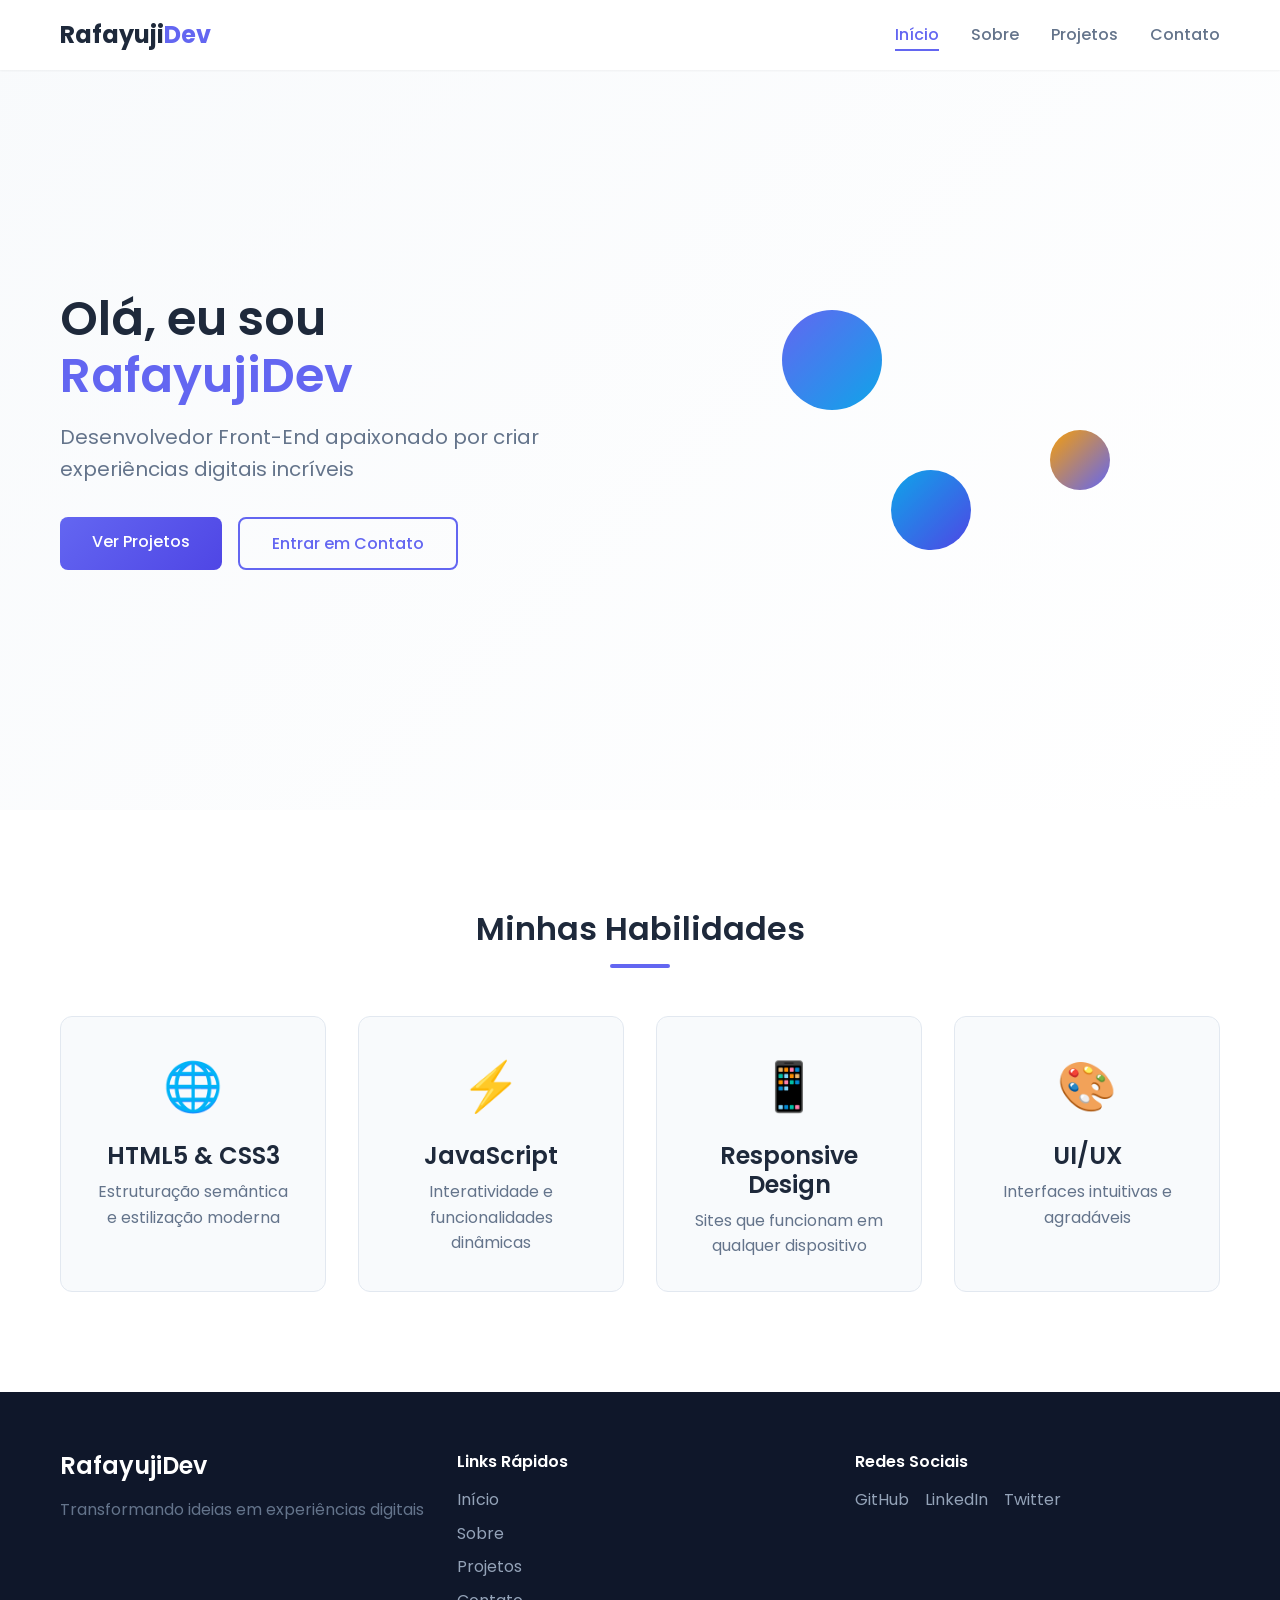
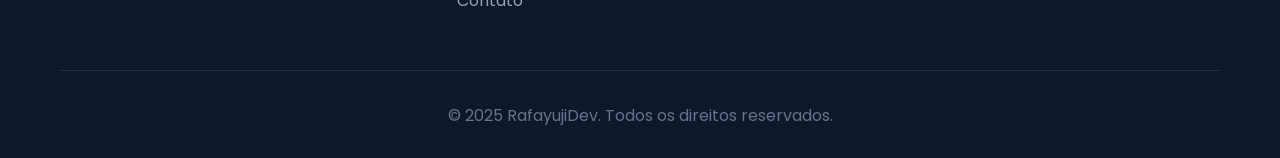
<file: rafayujidev/index.html>
<!DOCTYPE html>
<html lang="pt-BR">
<head>
    <meta charset="UTF-8">
    <meta name="viewport" content="width=device-width, initial-scale=1.0">
    <meta name="description" content="Portfólio de desenvolvedor Front-End - RafayujiDev. Projetos, habilidades e experiências em desenvolvimento web.">
    <meta name="keywords" content="desenvolvedor, front-end, HTML, CSS, JavaScript, portfólio, web design">
    <meta name="author" content="RafayujiDev">
    <meta name="robots" content="index, follow">
    
    <!-- Open Graph para SEO -->
    <meta property="og:title" content="RafayujiDev - Portfólio Front-End">
    <meta property="og:description" content="Conheça meus projetos e habilidades em desenvolvimento Front-End">
    <meta property="og:type" content="website">
    
    <title>RafayujiDev | Desenvolvedor Front-End</title>
    
    <!-- Google Fonts -->
    <link rel="preconnect" href="https://fonts.googleapis.com">
    <link rel="preconnect" href="https://fonts.gstatic.com" crossorigin>
    <link href="https://fonts.googleapis.com/css2?family=Poppins:wght@300;400;500;600;700&display=swap" rel="stylesheet">
    
    <!-- CSS Principal -->
    <link rel="stylesheet" href="css/style.css">
</head>
<body>
    <!-- Header com Navegação -->
    <header class="header">
        <nav class="navbar">
            <div class="container">
                <a href="index.html" class="logo">
                    <span class="logo-text">Rafayuji<span class="highlight">Dev</span></span>
                </a>
                
                <!-- Menu Hamburguer para Mobile -->
                <button class="menu-toggle" aria-label="Abrir menu">
                    <span class="hamburger"></span>
                    <span class="hamburger"></span>
                    <span class="hamburger"></span>
                </button>
                
                <ul class="nav-menu">
                    <li><a href="index.html" class="nav-link active">Início</a></li>
                    <li><a href="sobre.html" class="nav-link">Sobre</a></li>
                    <li><a href="projetos.html" class="nav-link">Projetos</a></li>
                    <li><a href="contato.html" class="nav-link">Contato</a></li>
                </ul>
            </div>
        </nav>
    </header>

    <!-- Hero Section -->
    <section class="hero">
        <div class="container">
            <div class="hero-content">
                <h1 class="hero-title fade-in">Olá, eu sou <span class="highlight">RafayujiDev</span></h1>
                <p class="hero-subtitle slide-up">Desenvolvedor Front-End apaixonado por criar experiências digitais incríveis</p>
                <div class="hero-buttons">
                    <a href="projetos.html" class="btn btn-primary pulse-effect">Ver Projetos</a>
                    <a href="contato.html" class="btn btn-secondary">Entrar em Contato</a>
                </div>
            </div>
            <div class="hero-image">
                <div class="floating-shapes">
                    <div class="shape shape-1"></div>
                    <div class="shape shape-2"></div>
                    <div class="shape shape-3"></div>
                </div>
            </div>
        </div>
    </section>

    <!-- Skills Section -->
    <section class="skills-section">
        <div class="container">
            <h2 class="section-title">Minhas Habilidades</h2>
            <div class="skills-grid">
                <div class="skill-card hover-lift">
                    <div class="skill-icon">🌐</div>
                    <h3>HTML5 & CSS3</h3>
                    <p>Estruturação semântica e estilização moderna</p>
                </div>
                <div class="skill-card hover-lift">
                    <div class="skill-icon">⚡</div>
                    <h3>JavaScript</h3>
                    <p>Interatividade e funcionalidades dinâmicas</p>
                </div>
                <div class="skill-card hover-lift">
                    <div class="skill-icon">📱</div>
                    <h3>Responsive Design</h3>
                    <p>Sites que funcionam em qualquer dispositivo</p>
                </div>
                <div class="skill-card hover-lift">
                    <div class="skill-icon">🎨</div>
                    <h3>UI/UX</h3>
                    <p>Interfaces intuitivas e agradáveis</p>
                </div>
            </div>
        </div>
    </section>

    <!-- Footer -->
    <footer class="footer">
        <div class="container">
            <div class="footer-content">
                <div class="footer-section">
                    <h3>RafayujiDev</h3>
                    <p>Transformando ideias em experiências digitais</p>
                </div>
                <div class="footer-section">
                    <h4>Links Rápidos</h4>
                    <ul>
                        <li><a href="index.html">Início</a></li>
                        <li><a href="sobre.html">Sobre</a></li>
                        <li><a href="projetos.html">Projetos</a></li>
                        <li><a href="contato.html">Contato</a></li>
                    </ul>
                </div>
                <div class="footer-section">
                    <h4>Redes Sociais</h4>
                    <div class="social-links">
                        <a href="#" class="social-link" aria-label="GitHub">GitHub</a>
                        <a href="#" class="social-link" aria-label="LinkedIn">LinkedIn</a>
                        <a href="#" class="social-link" aria-label="Twitter">Twitter</a>
                    </div>
                </div>
            </div>
            <div class="footer-bottom">
                <p>&copy; 2025 RafayujiDev. Todos os direitos reservados.</p>
            </div>
        </div>
    </footer>

    <!-- JavaScript -->
    <script src="js/main.js"></script>
</body>
</html>
</file>
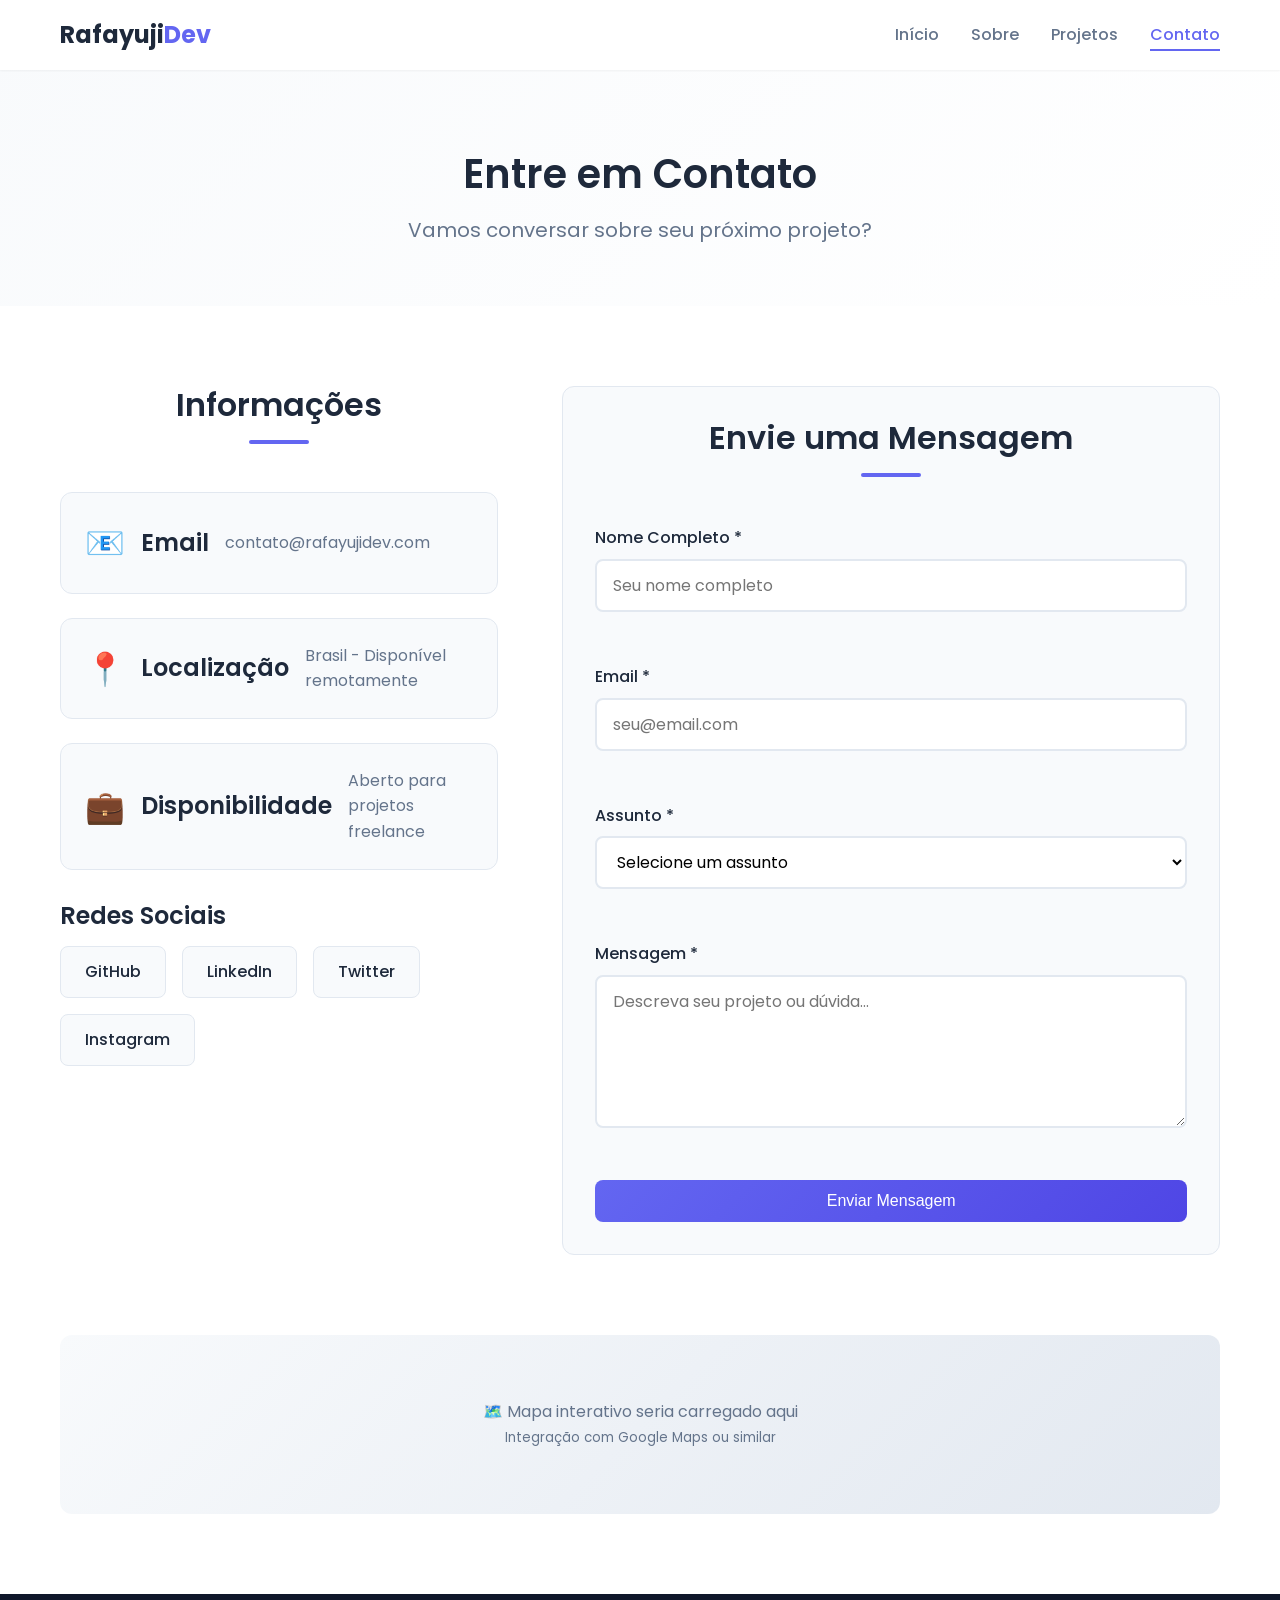
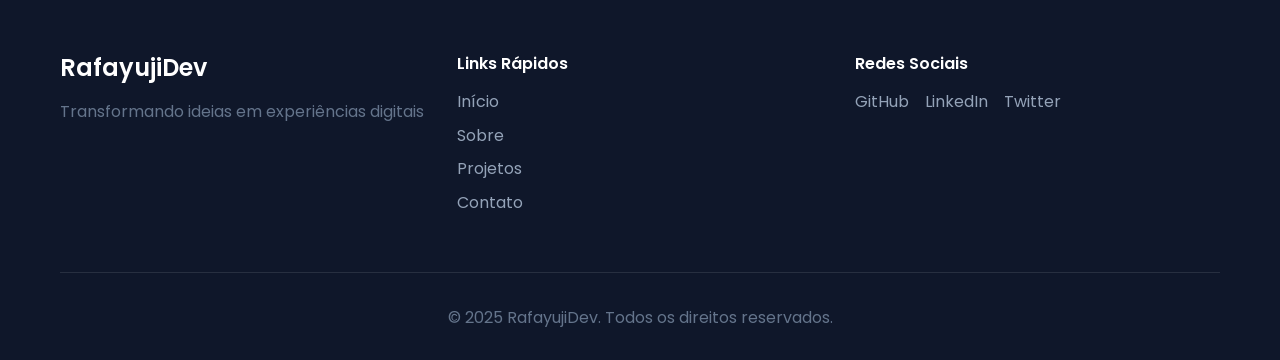
<file: rafayujidev/contato.html>
<!DOCTYPE html>
<html lang="pt-BR">
<head>
    <meta charset="UTF-8">
    <meta name="viewport" content="width=device-width, initial-scale=1.0">
    <meta name="description" content="Entre em contato com RafayujiDev para projetos e colaborações em desenvolvimento Front-End.">
    <meta name="keywords" content="contato, email, formulário, orçamento, projeto">
    <meta name="author" content="RafayujiDev">
    <meta name="robots" content="index, follow">
    
    <title>Contato | RafayujiDev</title>
    
    <link rel="preconnect" href="https://fonts.googleapis.com">
    <link rel="preconnect" href="https://fonts.gstatic.com" crossorigin>
    <link href="https://fonts.googleapis.com/css2?family=Poppins:wght@300;400;500;600;700&display=swap" rel="stylesheet">
    
    <link rel="stylesheet" href="css/style.css">
</head>
<body>
    <header class="header">
        <nav class="navbar">
            <div class="container">
                <a href="index.html" class="logo">
                    <span class="logo-text">Rafayuji<span class="highlight">Dev</span></span>
                </a>
                
                <button class="menu-toggle" aria-label="Abrir menu">
                    <span class="hamburger"></span>
                    <span class="hamburger"></span>
                    <span class="hamburger"></span>
                </button>
                
                <ul class="nav-menu">
                    <li><a href="index.html" class="nav-link">Início</a></li>
                    <li><a href="sobre.html" class="nav-link">Sobre</a></li>
                    <li><a href="projetos.html" class="nav-link">Projetos</a></li>
                    <li><a href="contato.html" class="nav-link active">Contato</a></li>
                </ul>
            </div>
        </nav>
    </header>

    <main class="contact-page">
        <section class="page-header">
            <div class="container">
                <h1 class="page-title fade-in">Entre em Contato</h1>
                <p class="page-subtitle slide-up">Vamos conversar sobre seu próximo projeto?</p>
            </div>
        </section>

        <section class="contact-content">
            <div class="container">
                <div class="contact-grid">
                    <!-- Informações de Contato -->
                    <div class="contact-info">
                        <h2 class="section-title">Informações</h2>
                        <div class="info-cards">
                            <div class="info-card hover-lift">
                                <div class="info-icon">📧</div>
                                <h3>Email</h3>
                                <p>contato@rafayujidev.com</p>
                            </div>
                            <div class="info-card hover-lift">
                                <div class="info-icon">📍</div>
                                <h3>Localização</h3>
                                <p>Brasil - Disponível remotamente</p>
                            </div>
                            <div class="info-card hover-lift">
                                <div class="info-icon">💼</div>
                                <h3>Disponibilidade</h3>
                                <p>Aberto para projetos freelance</p>
                            </div>
                        </div>

                        <div class="social-contact">
                            <h3>Redes Sociais</h3>
                            <div class="social-links-large">
                                <a href="#" class="social-btn">GitHub</a>
                                <a href="#" class="social-btn">LinkedIn</a>
                                <a href="#" class="social-btn">Twitter</a>
                                <a href="#" class="social-btn">Instagram</a>
                            </div>
                        </div>
                    </div>

                    <!-- Formulário de Contato -->
                    <div class="contact-form-wrapper">
                        <h2 class="section-title">Envie uma Mensagem</h2>
                        <form id="contactForm" class="contact-form" novalidate>
                            <div class="form-group">
                                <label for="name">Nome Completo *</label>
                                <input 
                                    type="text" 
                                    id="name" 
                                    name="name" 
                                    placeholder="Seu nome completo"
                                    required
                                    minlength="3"
                                >
                                <span class="error-message" id="nameError"></span>
                            </div>

                            <div class="form-group">
                                <label for="email">Email *</label>
                                <input 
                                    type="email" 
                                    id="email" 
                                    name="email" 
                                    placeholder="seu@email.com"
                                    required
                                >
                                <span class="error-message" id="emailError"></span>
                            </div>

                            <div class="form-group">
                                <label for="subject">Assunto *</label>
                                <select id="subject" name="subject" required>
                                    <option value="">Selecione um assunto</option>
                                    <option value="orcamento">Orçamento/Proposta</option>
                                    <option value="projeto">Novo Projeto</option>
                                    <option value="parceria">Parceria</option>
                                    <option value="outro">Outro</option>
                                </select>
                                <span class="error-message" id="subjectError"></span>
                            </div>

                            <div class="form-group">
                                <label for="message">Mensagem *</label>
                                <textarea 
                                    id="message" 
                                    name="message" 
                                    rows="5" 
                                    placeholder="Descreva seu projeto ou dúvida..."
                                    required
                                    minlength="10"
                                ></textarea>
                                <span class="error-message" id="messageError"></span>
                            </div>

                            <button type="submit" class="btn btn-primary btn-full pulse-effect">
                                Enviar Mensagem
                            </button>

                            <div class="form-success" id="formSuccess">
                                <span class="success-icon">✓</span>
                                <p>Mensagem enviada com sucesso! Entrarei em contato em breve.</p>
                            </div>
                        </form>
                    </div>
                </div>
            </div>
        </section>

        <!-- Mapa (placeholder) -->
        <section class="map-section">
            <div class="container">
                <div class="map-placeholder">
                    <p>🗺️ Mapa interativo seria carregado aqui</p>
                    <small>Integração com Google Maps ou similar</small>
                </div>
            </div>
        </section>
    </main>

    <footer class="footer">
        <div class="container">
            <div class="footer-content">
                <div class="footer-section">
                    <h3>RafayujiDev</h3>
                    <p>Transformando ideias em experiências digitais</p>
                </div>
                <div class="footer-section">
                    <h4>Links Rápidos</h4>
                    <ul>
                        <li><a href="index.html">Início</a></li>
                        <li><a href="sobre.html">Sobre</a></li>
                        <li><a href="projetos.html">Projetos</a></li>
                        <li><a href="contato.html">Contato</a></li>
                    </ul>
                </div>
                <div class="footer-section">
                    <h4>Redes Sociais</h4>
                    <div class="social-links">
                        <a href="#" class="social-link">GitHub</a>
                        <a href="#" class="social-link">LinkedIn</a>
                        <a href="#" class="social-link">Twitter</a>
                    </div>
                </div>
            </div>
            <div class="footer-bottom">
                <p>&copy; 2025 RafayujiDev. Todos os direitos reservados.</p>
            </div>
        </div>
    </footer>

    <script src="js/main.js"></script>
</body>
</html>
</file>
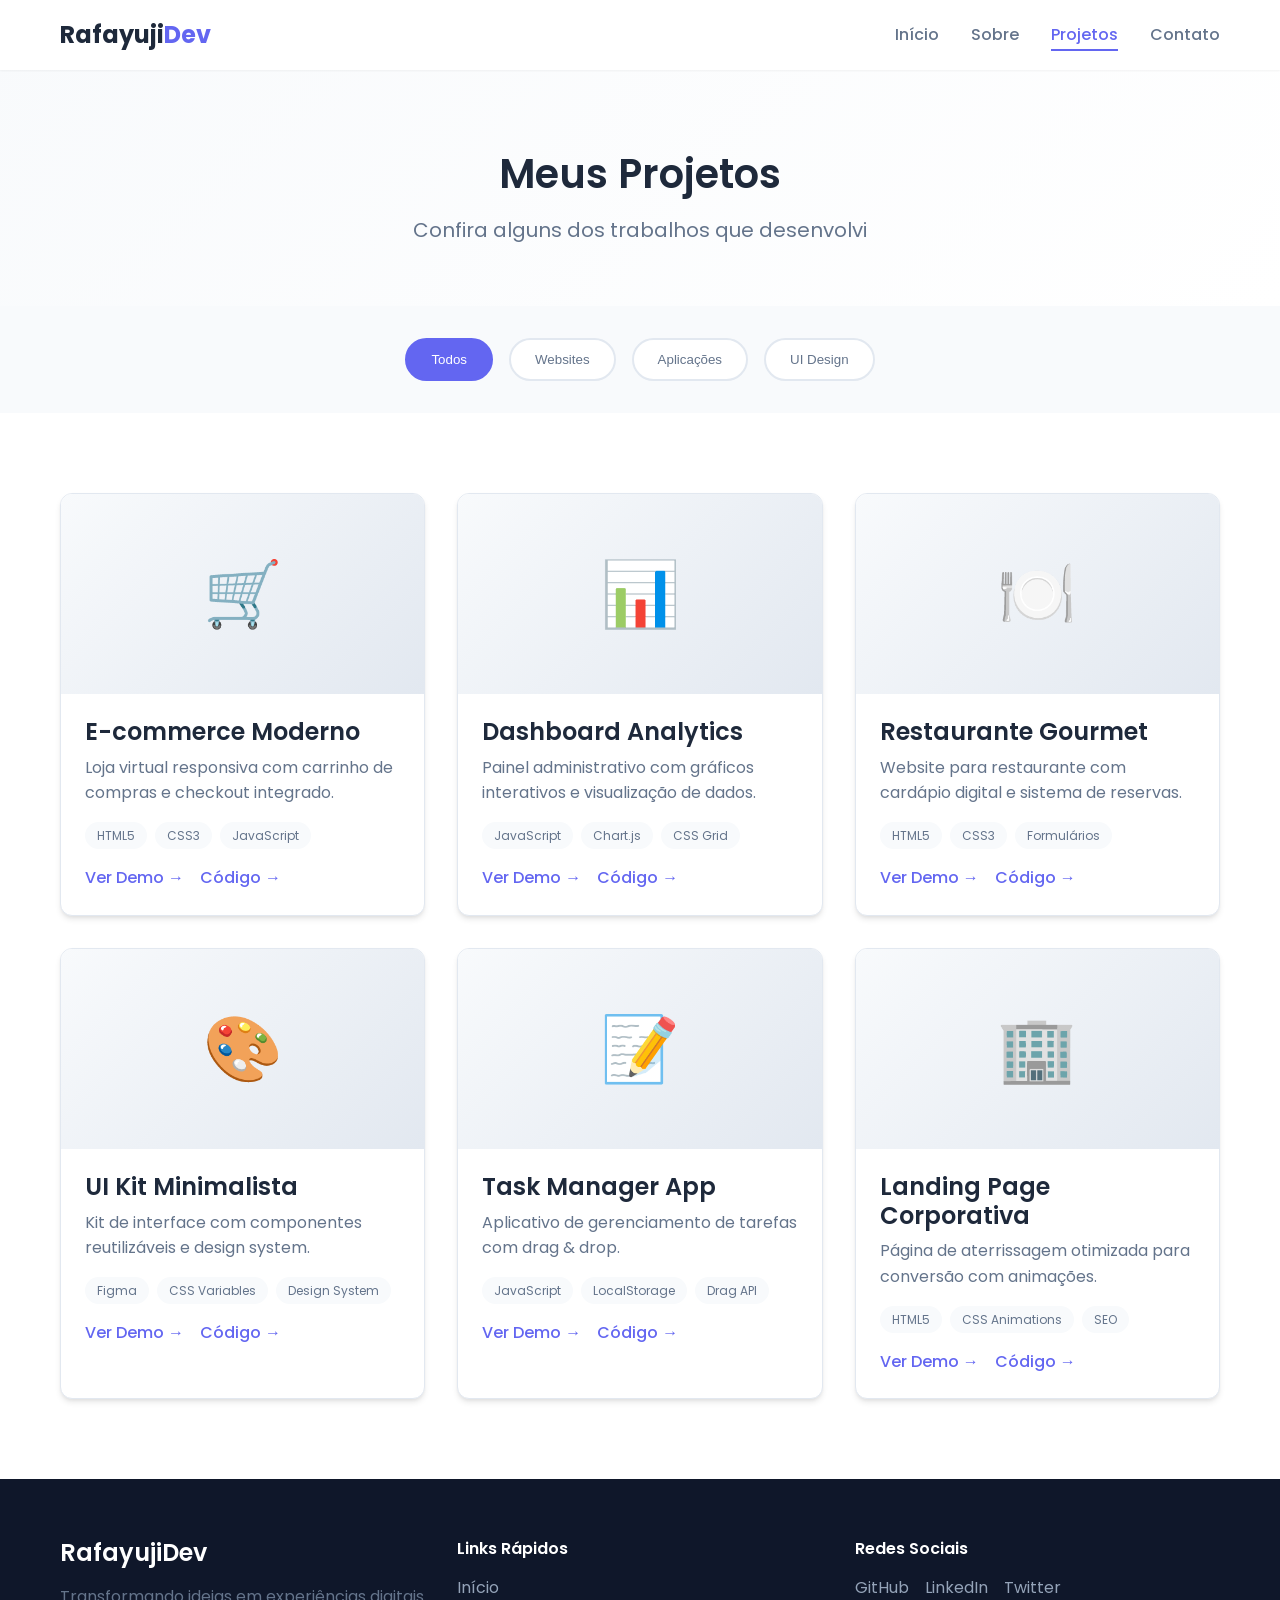
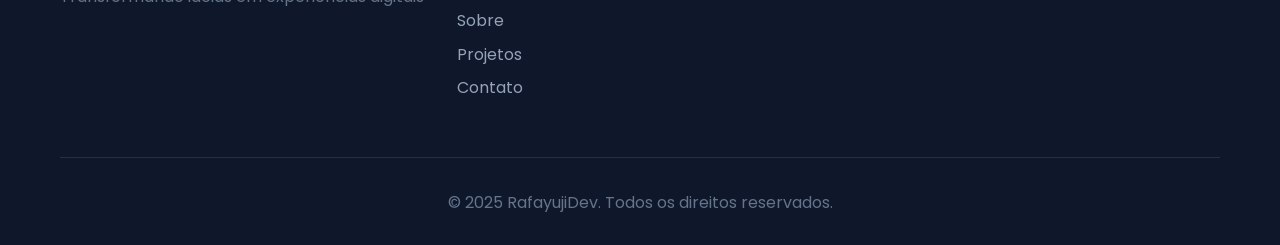
<file: rafayujidev/projetos.html>
<!DOCTYPE html>
<html lang="pt-BR">
<head>
    <meta charset="UTF-8">
    <meta name="viewport" content="width=device-width, initial-scale=1.0">
    <meta name="description" content="Projetos de RafayujiDev - Conheça meus trabalhos em desenvolvimento Front-End.">
    <meta name="keywords" content="projetos, portfólio, desenvolvimento, websites, aplicações">
    <meta name="author" content="RafayujiDev">
    <meta name="robots" content="index, follow">
    
    <title>Projetos | RafayujiDev</title>
    
    <link rel="preconnect" href="https://fonts.googleapis.com">
    <link rel="preconnect" href="https://fonts.gstatic.com" crossorigin>
    <link href="https://fonts.googleapis.com/css2?family=Poppins:wght@300;400;500;600;700&display=swap" rel="stylesheet">
    
    <link rel="stylesheet" href="css/style.css">
</head>
<body>
    <header class="header">
        <nav class="navbar">
            <div class="container">
                <a href="index.html" class="logo">
                    <span class="logo-text">Rafayuji<span class="highlight">Dev</span></span>
                </a>
                
                <button class="menu-toggle" aria-label="Abrir menu">
                    <span class="hamburger"></span>
                    <span class="hamburger"></span>
                    <span class="hamburger"></span>
                </button>
                
                <ul class="nav-menu">
                    <li><a href="index.html" class="nav-link">Início</a></li>
                    <li><a href="sobre.html" class="nav-link">Sobre</a></li>
                    <li><a href="projetos.html" class="nav-link active">Projetos</a></li>
                    <li><a href="contato.html" class="nav-link">Contato</a></li>
                </ul>
            </div>
        </nav>
    </header>

    <main class="projects-page">
        <section class="page-header">
            <div class="container">
                <h1 class="page-title fade-in">Meus Projetos</h1>
                <p class="page-subtitle slide-up">Confira alguns dos trabalhos que desenvolvi</p>
            </div>
        </section>

        <!-- Filtros de Projetos -->
        <section class="projects-filter">
            <div class="container">
                <div class="filter-buttons">
                    <button class="filter-btn active" data-filter="all">Todos</button>
                    <button class="filter-btn" data-filter="website">Websites</button>
                    <button class="filter-btn" data-filter="app">Aplicações</button>
                    <button class="filter-btn" data-filter="ui">UI Design</button>
                </div>
            </div>
        </section>

        <!-- Grid de Projetos -->
        <section class="projects-grid-section">
            <div class="container">
                <div class="projects-grid">
                    <!-- Projeto 1 -->
                    <article class="project-card hover-lift" data-category="website">
                        <div class="project-image">
                            <div class="project-placeholder">🛒</div>
                        </div>
                        <div class="project-content">
                            <h3>E-commerce Moderno</h3>
                            <p>Loja virtual responsiva com carrinho de compras e checkout integrado.</p>
                            <div class="project-tags">
                                <span class="tag">HTML5</span>
                                <span class="tag">CSS3</span>
                                <span class="tag">JavaScript</span>
                            </div>
                            <div class="project-links">
                                <a href="#" class="btn-link">Ver Demo →</a>
                                <a href="#" class="btn-link">Código →</a>
                            </div>
                        </div>
                    </article>

                    <!-- Projeto 2 -->
                    <article class="project-card hover-lift" data-category="app">
                        <div class="project-image">
                            <div class="project-placeholder">📊</div>
                        </div>
                        <div class="project-content">
                            <h3>Dashboard Analytics</h3>
                            <p>Painel administrativo com gráficos interativos e visualização de dados.</p>
                            <div class="project-tags">
                                <span class="tag">JavaScript</span>
                                <span class="tag">Chart.js</span>
                                <span class="tag">CSS Grid</span>
                            </div>
                            <div class="project-links">
                                <a href="#" class="btn-link">Ver Demo →</a>
                                <a href="#" class="btn-link">Código →</a>
                            </div>
                        </div>
                    </article>

                    <!-- Projeto 3 -->
                    <article class="project-card hover-lift" data-category="website">
                        <div class="project-image">
                            <div class="project-placeholder">🍽️</div>
                        </div>
                        <div class="project-content">
                            <h3>Restaurante Gourmet</h3>
                            <p>Website para restaurante com cardápio digital e sistema de reservas.</p>
                            <div class="project-tags">
                                <span class="tag">HTML5</span>
                                <span class="tag">CSS3</span>
                                <span class="tag">Formulários</span>
                            </div>
                            <div class="project-links">
                                <a href="#" class="btn-link">Ver Demo →</a>
                                <a href="#" class="btn-link">Código →</a>
                            </div>
                        </div>
                    </article>

                    <!-- Projeto 4 -->
                    <article class="project-card hover-lift" data-category="ui">
                        <div class="project-image">
                            <div class="project-placeholder">🎨</div>
                        </div>
                        <div class="project-content">
                            <h3>UI Kit Minimalista</h3>
                            <p>Kit de interface com componentes reutilizáveis e design system.</p>
                            <div class="project-tags">
                                <span class="tag">Figma</span>
                                <span class="tag">CSS Variables</span>
                                <span class="tag">Design System</span>
                            </div>
                            <div class="project-links">
                                <a href="#" class="btn-link">Ver Demo →</a>
                                <a href="#" class="btn-link">Código →</a>
                            </div>
                        </div>
                    </article>

                    <!-- Projeto 5 -->
                    <article class="project-card hover-lift" data-category="app">
                        <div class="project-image">
                            <div class="project-placeholder">📝</div>
                        </div>
                        <div class="project-content">
                            <h3>Task Manager App</h3>
                            <p>Aplicativo de gerenciamento de tarefas com drag & drop.</p>
                            <div class="project-tags">
                                <span class="tag">JavaScript</span>
                                <span class="tag">LocalStorage</span>
                                <span class="tag">Drag API</span>
                            </div>
                            <div class="project-links">
                                <a href="#" class="btn-link">Ver Demo →</a>
                                <a href="#" class="btn-link">Código →</a>
                            </div>
                        </div>
                    </article>

                    <!-- Projeto 6 -->
                    <article class="project-card hover-lift" data-category="website">
                        <div class="project-image">
                            <div class="project-placeholder">🏢</div>
                        </div>
                        <div class="project-content">
                            <h3>Landing Page Corporativa</h3>
                            <p>Página de aterrissagem otimizada para conversão com animações.</p>
                            <div class="project-tags">
                                <span class="tag">HTML5</span>
                                <span class="tag">CSS Animations</span>
                                <span class="tag">SEO</span>
                            </div>
                            <div class="project-links">
                                <a href="#" class="btn-link">Ver Demo →</a>
                                <a href="#" class="btn-link">Código →</a>
                            </div>
                        </div>
                    </article>
                </div>
            </div>
        </section>
    </main>

    <footer class="footer">
        <div class="container">
            <div class="footer-content">
                <div class="footer-section">
                    <h3>RafayujiDev</h3>
                    <p>Transformando ideias em experiências digitais</p>
                </div>
                <div class="footer-section">
                    <h4>Links Rápidos</h4>
                    <ul>
                        <li><a href="index.html">Início</a></li>
                        <li><a href="sobre.html">Sobre</a></li>
                        <li><a href="projetos.html">Projetos</a></li>
                        <li><a href="contato.html">Contato</a></li>
                    </ul>
                </div>
                <div class="footer-section">
                    <h4>Redes Sociais</h4>
                    <div class="social-links">
                        <a href="#" class="social-link">GitHub</a>
                        <a href="#" class="social-link">LinkedIn</a>
                        <a href="#" class="social-link">Twitter</a>
                    </div>
                </div>
            </div>
            <div class="footer-bottom">
                <p>&copy; 2025 RafayujiDev. Todos os direitos reservados.</p>
            </div>
        </div>
    </footer>

    <script src="js/main.js"></script>
</body>
</html>
</file>
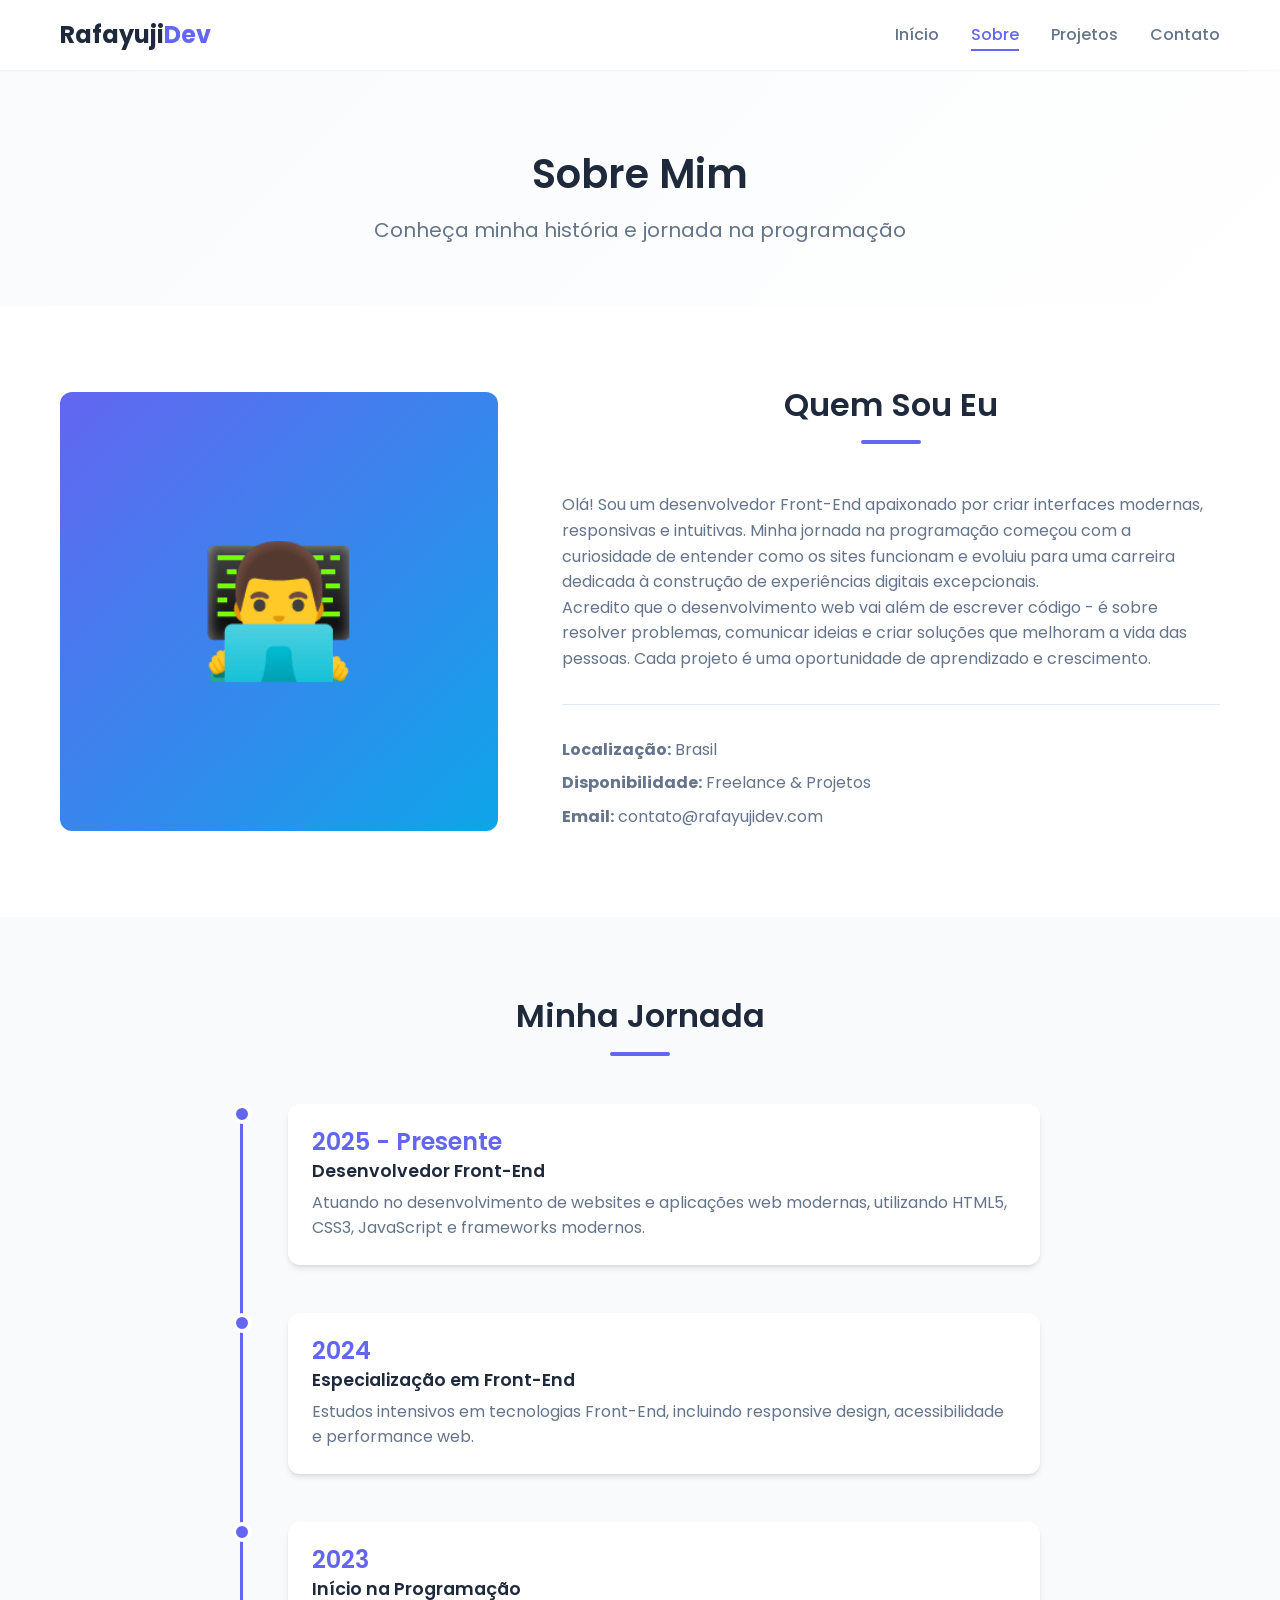
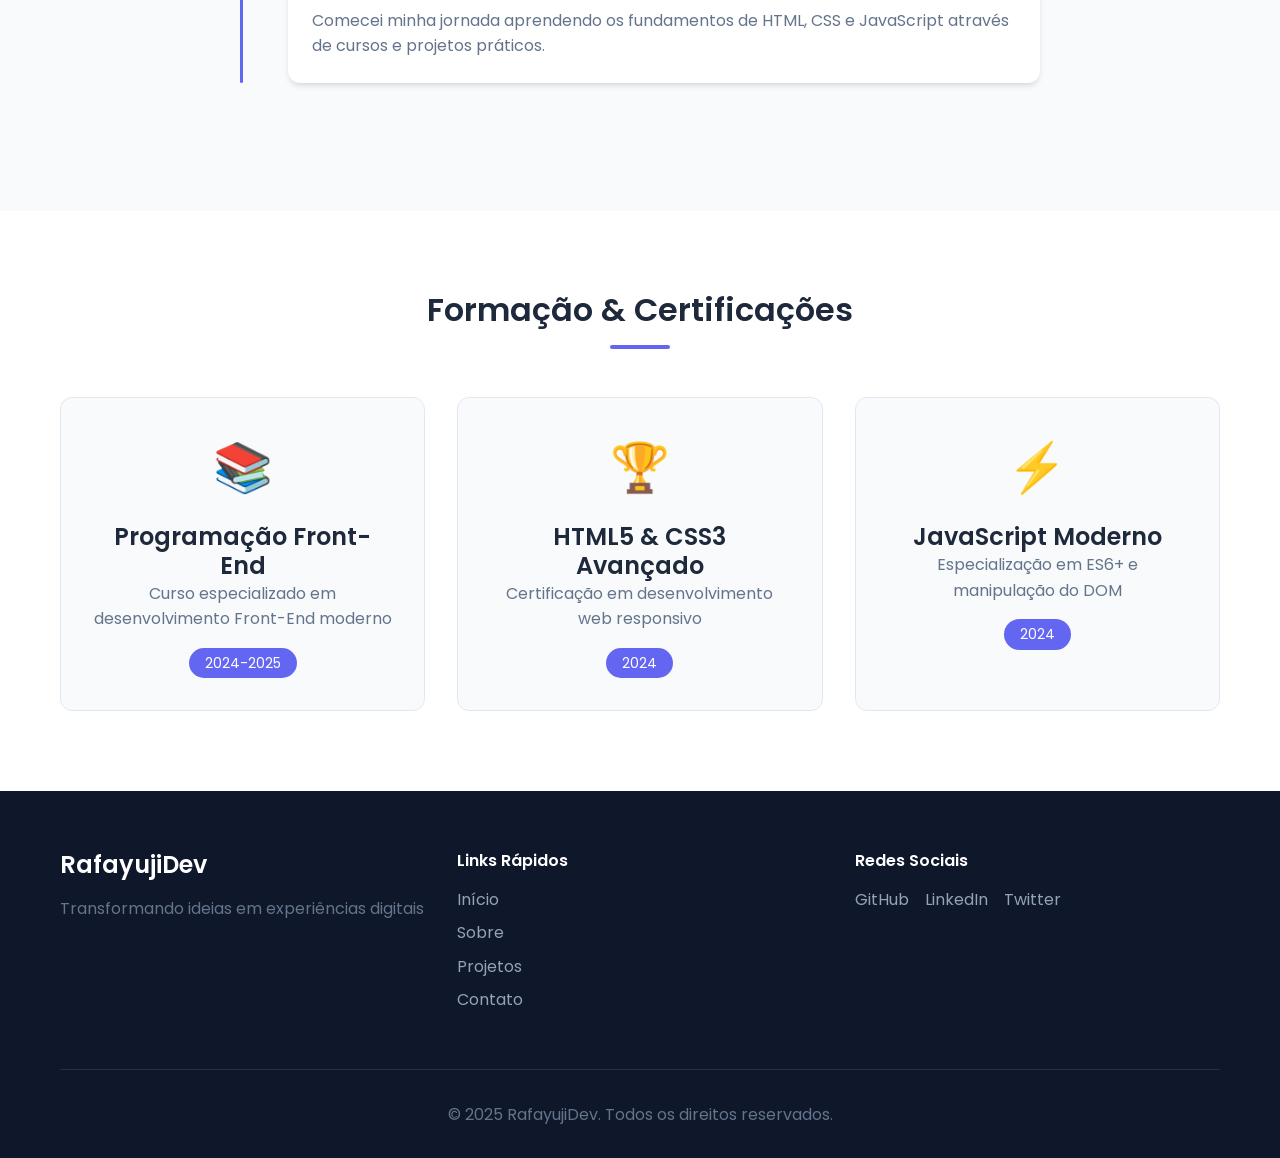
<file: rafayujidev/sobre.html>
<!DOCTYPE html>
<html lang="pt-BR">
<head>
    <meta charset="UTF-8">
    <meta name="viewport" content="width=device-width, initial-scale=1.0">
    <meta name="description" content="Sobre RafayujiDev - Desenvolvedor Front-End com paixão por tecnologia e inovação.">
    <meta name="keywords" content="sobre, desenvolvedor, front-end, experiência, formação">
    <meta name="author" content="RafayujiDev">
    <meta name="robots" content="index, follow">
    
    <title>Sobre | RafayujiDev</title>
    
    <link rel="preconnect" href="https://fonts.googleapis.com">
    <link rel="preconnect" href="https://fonts.gstatic.com" crossorigin>
    <link href="https://fonts.googleapis.com/css2?family=Poppins:wght@300;400;500;600;700&display=swap" rel="stylesheet">
    
    <link rel="stylesheet" href="css/style.css">
</head>
<body>
    <header class="header">
        <nav class="navbar">
            <div class="container">
                <a href="index.html" class="logo">
                    <span class="logo-text">Rafayuji<span class="highlight">Dev</span></span>
                </a>
                
                <button class="menu-toggle" aria-label="Abrir menu">
                    <span class="hamburger"></span>
                    <span class="hamburger"></span>
                    <span class="hamburger"></span>
                </button>
                
                <ul class="nav-menu">
                    <li><a href="index.html" class="nav-link">Início</a></li>
                    <li><a href="sobre.html" class="nav-link active">Sobre</a></li>
                    <li><a href="projetos.html" class="nav-link">Projetos</a></li>
                    <li><a href="contato.html" class="nav-link">Contato</a></li>
                </ul>
            </div>
        </nav>
    </header>

    <main class="about-page">
        <section class="page-header">
            <div class="container">
                <h1 class="page-title fade-in">Sobre Mim</h1>
                <p class="page-subtitle slide-up">Conheça minha história e jornada na programação</p>
            </div>
        </section>

        <section class="about-content">
            <div class="container">
                <div class="about-grid">
                    <div class="about-image hover-lift">
                        <div class="profile-placeholder">
                            <span>👨‍💻</span>
                        </div>
                    </div>
                    <div class="about-text">
                        <h2 class="section-title">Quem Sou Eu</h2>
                        <p>Olá! Sou um desenvolvedor Front-End apaixonado por criar interfaces modernas, responsivas e intuitivas. Minha jornada na programação começou com a curiosidade de entender como os sites funcionam e evoluiu para uma carreira dedicada à construção de experiências digitais excepcionais.</p>
                        
                        <p>Acredito que o desenvolvimento web vai além de escrever código - é sobre resolver problemas, comunicar ideias e criar soluções que melhoram a vida das pessoas. Cada projeto é uma oportunidade de aprendizado e crescimento.</p>
                        
                        <div class="personal-info">
                            <div class="info-item">
                                <strong>Localização:</strong> Brasil
                            </div>
                            <div class="info-item">
                                <strong>Disponibilidade:</strong> Freelance & Projetos
                            </div>
                            <div class="info-item">
                                <strong>Email:</strong> contato@rafayujidev.com
                            </div>
                        </div>
                    </div>
                </div>
            </div>
        </section>

        <section class="timeline-section">
            <div class="container">
                <h2 class="section-title">Minha Jornada</h2>
                <div class="timeline">
                    <div class="timeline-item fade-in">
                        <div class="timeline-marker"></div>
                        <div class="timeline-content">
                            <h3>2025 - Presente</h3>
                            <h4>Desenvolvedor Front-End</h4>
                            <p>Atuando no desenvolvimento de websites e aplicações web modernas, utilizando HTML5, CSS3, JavaScript e frameworks modernos.</p>
                        </div>
                    </div>
                    <div class="timeline-item fade-in">
                        <div class="timeline-marker"></div>
                        <div class="timeline-content">
                            <h3>2024</h3>
                            <h4>Especialização em Front-End</h4>
                            <p>Estudos intensivos em tecnologias Front-End, incluindo responsive design, acessibilidade e performance web.</p>
                        </div>
                    </div>
                    <div class="timeline-item fade-in">
                        <div class="timeline-marker"></div>
                        <div class="timeline-content">
                            <h3>2023</h3>
                            <h4>Início na Programação</h4>
                            <p>Comecei minha jornada aprendendo os fundamentos de HTML, CSS e JavaScript através de cursos e projetos práticos.</p>
                        </div>
                    </div>
                </div>
            </div>
        </section>

        <section class="education-section">
            <div class="container">
                <h2 class="section-title">Formação & Certificações</h2>
                <div class="education-grid">
                    <div class="education-card hover-lift">
                        <div class="edu-icon">📚</div>
                        <h3>Programação Front-End</h3>
                        <p>Curso especializado em desenvolvimento Front-End moderno</p>
                        <span class="edu-year">2024-2025</span>
                    </div>
                    <div class="education-card hover-lift">
                        <div class="edu-icon">🏆</div>
                        <h3>HTML5 & CSS3 Avançado</h3>
                        <p>Certificação em desenvolvimento web responsivo</p>
                        <span class="edu-year">2024</span>
                    </div>
                    <div class="education-card hover-lift">
                        <div class="edu-icon">⚡</div>
                        <h3>JavaScript Moderno</h3>
                        <p>Especialização em ES6+ e manipulação do DOM</p>
                        <span class="edu-year">2024</span>
                    </div>
                </div>
            </div>
        </section>
    </main>

    <footer class="footer">
        <div class="container">
            <div class="footer-content">
                <div class="footer-section">
                    <h3>RafayujiDev</h3>
                    <p>Transformando ideias em experiências digitais</p>
                </div>
                <div class="footer-section">
                    <h4>Links Rápidos</h4>
                    <ul>
                        <li><a href="index.html">Início</a></li>
                        <li><a href="sobre.html">Sobre</a></li>
                        <li><a href="projetos.html">Projetos</a></li>
                        <li><a href="contato.html">Contato</a></li>
                    </ul>
                </div>
                <div class="footer-section">
                    <h4>Redes Sociais</h4>
                    <div class="social-links">
                        <a href="#" class="social-link">GitHub</a>
                        <a href="#" class="social-link">LinkedIn</a>
                        <a href="#" class="social-link">Twitter</a>
                    </div>
                </div>
            </div>
            <div class="footer-bottom">
                <p>&copy; 2025 RafayujiDev. Todos os direitos reservados.</p>
            </div>
        </div>
    </footer>

    <script src="js/main.js"></script>
</body>
</html>
</file>
<file: rafayujidev/css/style.css>
/* ========================================
   RAFAYUJIDEV - PORTFÓLIO FRONT-END
   Estilos CSS3 Modernos e Responsivos
   ======================================== */

/* Variáveis CSS (Custom Properties) */
:root {
    --primary-color: #6366f1;
    --primary-dark: #4f46e5;
    --secondary-color: #0ea5e9;
    --accent-color: #f59e0b;
    --text-primary: #1e293b;
    --text-secondary: #64748b;
    --text-light: #94a3b8;
    --bg-primary: #ffffff;
    --bg-secondary: #f8fafc;
    --bg-dark: #0f172a;
    --border-color: #e2e8f0;
    --success-color: #10b981;
    --error-color: #ef4444;
    --shadow-sm: 0 1px 2px 0 rgba(0, 0, 0, 0.05);
    --shadow-md: 0 4px 6px -1px rgba(0, 0, 0, 0.1), 0 2px 4px -1px rgba(0, 0, 0, 0.06);
    --shadow-lg: 0 10px 15px -3px rgba(0, 0, 0, 0.1), 0 4px 6px -2px rgba(0, 0, 0, 0.05);
    --shadow-xl: 0 20px 25px -5px rgba(0, 0, 0, 0.1), 0 10px 10px -5px rgba(0, 0, 0, 0.04);
    --transition: all 0.3s ease;
    --border-radius: 8px;
    --border-radius-lg: 12px;
}

/* Reset e Base */
* {
    margin: 0;
    padding: 0;
    box-sizing: border-box;
}

html {
    scroll-behavior: smooth;
}

body {
    font-family: 'Poppins', -apple-system, BlinkMacSystemFont, 'Segoe UI', Roboto, sans-serif;
    line-height: 1.6;
    color: var(--text-primary);
    background-color: var(--bg-primary);
    overflow-x: hidden;
}

/* Container */
.container {
    max-width: 1200px;
    margin: 0 auto;
    padding: 0 20px;
}

/* Tipografia */
h1, h2, h3, h4, h5, h6 {
    line-height: 1.2;
    font-weight: 600;
    color: var(--text-primary);
}

h1 { font-size: 2.5rem; }
h2 { font-size: 2rem; }
h3 { font-size: 1.5rem; }
p { color: var(--text-secondary); }

.highlight {
    color: var(--primary-color);
}

/* Botões */
.btn {
    display: inline-block;
    padding: 12px 32px;
    border-radius: var(--border-radius);
    text-decoration: none;
    font-weight: 500;
    transition: var(--transition);
    border: none;
    cursor: pointer;
    font-size: 1rem;
}

.btn-primary {
    background: linear-gradient(135deg, var(--primary-color), var(--primary-dark));
    color: white;
}

.btn-primary:hover {
    transform: translateY(-2px);
    box-shadow: var(--shadow-lg);
}

.btn-secondary {
    background: transparent;
    color: var(--primary-color);
    border: 2px solid var(--primary-color);
}

.btn-secondary:hover {
    background: var(--primary-color);
    color: white;
}

.btn-full {
    width: 100%;
}

.btn-link {
    color: var(--primary-color);
    text-decoration: none;
    font-weight: 500;
    transition: var(--transition);
}

.btn-link:hover {
    color: var(--primary-dark);
}

/* Header e Navegação */
.header {
    position: fixed;
    top: 0;
    left: 0;
    right: 0;
    background: rgba(255, 255, 255, 0.95);
    backdrop-filter: blur(10px);
    z-index: 1000;
    box-shadow: var(--shadow-sm);
}

.navbar .container {
    display: flex;
    justify-content: space-between;
    align-items: center;
    padding: 1rem 20px;
}

.logo {
    text-decoration: none;
    font-size: 1.5rem;
    font-weight: 700;
    color: var(--text-primary);
}

.nav-menu {
    display: flex;
    list-style: none;
    gap: 2rem;
}

.nav-link {
    text-decoration: none;
    color: var(--text-secondary);
    font-weight: 500;
    transition: var(--transition);
    position: relative;
}

.nav-link:hover,
.nav-link.active {
    color: var(--primary-color);
}

.nav-link::after {
    content: '';
    position: absolute;
    bottom: -5px;
    left: 0;
    width: 0;
    height: 2px;
    background: var(--primary-color);
    transition: var(--transition);
}

.nav-link:hover::after,
.nav-link.active::after {
    width: 100%;
}

/* Menu Hamburguer (Mobile) */
.menu-toggle {
    display: none;
    flex-direction: column;
    gap: 5px;
    background: none;
    border: none;
    cursor: pointer;
    padding: 5px;
}

.hamburger {
    width: 25px;
    height: 3px;
    background: var(--text-primary);
    border-radius: 2px;
    transition: var(--transition);
}

/* Hero Section */
.hero {
    padding: 150px 0 100px;
    background: linear-gradient(135deg, var(--bg-secondary) 0%, var(--bg-primary) 100%);
    min-height: 90vh;
    display: flex;
    align-items: center;
}

.hero .container {
    display: grid;
    grid-template-columns: 1fr 1fr;
    gap: 4rem;
    align-items: center;
}

.hero-title {
    margin-bottom: 1rem;
    font-size: 3rem;
}

.hero-subtitle {
    font-size: 1.25rem;
    margin-bottom: 2rem;
    max-width: 500px;
}

.hero-buttons {
    display: flex;
    gap: 1rem;
    flex-wrap: wrap;
}

.floating-shapes {
    position: relative;
    height: 400px;
}

.shape {
    position: absolute;
    border-radius: 50%;
    animation: float 6s ease-in-out infinite;
}

.shape-1 {
    width: 100px;
    height: 100px;
    background: linear-gradient(135deg, var(--primary-color), var(--secondary-color));
    top: 20%;
    left: 20%;
    animation-delay: 0s;
}

.shape-2 {
    width: 60px;
    height: 60px;
    background: linear-gradient(135deg, var(--accent-color), var(--primary-color));
    top: 50%;
    right: 20%;
    animation-delay: 2s;
}

.shape-3 {
    width: 80px;
    height: 80px;
    background: linear-gradient(135deg, var(--secondary-color), var(--primary-dark));
    bottom: 20%;
    left: 40%;
    animation-delay: 4s;
}

@keyframes float {
    0%, 100% { transform: translateY(0) rotate(0deg); }
    50% { transform: translateY(-20px) rotate(10deg); }
}

/* Skills Section */
.skills-section {
    padding: 100px 0;
    background: var(--bg-primary);
}

.section-title {
    text-align: center;
    margin-bottom: 3rem;
    position: relative;
}

.section-title::after {
    content: '';
    display: block;
    width: 60px;
    height: 4px;
    background: var(--primary-color);
    margin: 1rem auto 0;
    border-radius: 2px;
}

.skills-grid {
    display: grid;
    grid-template-columns: repeat(auto-fit, minmax(250px, 1fr));
    gap: 2rem;
}

.skill-card {
    background: var(--bg-secondary);
    padding: 2rem;
    border-radius: var(--border-radius-lg);
    text-align: center;
    transition: var(--transition);
    border: 1px solid var(--border-color);
}

.skill-icon {
    font-size: 3rem;
    margin-bottom: 1rem;
}

.skill-card h3 {
    margin-bottom: 0.5rem;
    color: var(--text-primary);
}

/* Page Header */
.page-header {
    padding: 150px 0 60px;
    background: linear-gradient(135deg, var(--bg-secondary) 0%, var(--bg-primary) 100%);
    text-align: center;
}

.page-title {
    margin-bottom: 1rem;
}

.page-subtitle {
    font-size: 1.25rem;
}

/* About Page */
.about-content {
    padding: 80px 0;
}

.about-grid {
    display: grid;
    grid-template-columns: 1fr 1.5fr;
    gap: 4rem;
    align-items: center;
}

.profile-placeholder {
    width: 100%;
    aspect-ratio: 1;
    background: linear-gradient(135deg, var(--primary-color), var(--secondary-color));
    border-radius: var(--border-radius-lg);
    display: flex;
    align-items: center;
    justify-content: center;
    font-size: 8rem;
}

.personal-info {
    margin-top: 2rem;
    padding-top: 2rem;
    border-top: 1px solid var(--border-color);
}

.info-item {
    margin-bottom: 0.5rem;
    color: var(--text-secondary);
}

/* Timeline */
.timeline-section {
    padding: 80px 0;
    background: var(--bg-secondary);
}

.timeline {
    position: relative;
    max-width: 800px;
    margin: 0 auto;
}

.timeline::before {
    content: '';
    position: absolute;
    left: 0;
    top: 0;
    bottom: 0;
    width: 3px;
    background: var(--primary-color);
    border-radius: 2px;
}

.timeline-item {
    position: relative;
    padding-left: 3rem;
    margin-bottom: 3rem;
}

.timeline-marker {
    position: absolute;
    left: -8px;
    top: 0;
    width: 20px;
    height: 20px;
    background: var(--primary-color);
    border-radius: 50%;
    border: 4px solid var(--bg-primary);
}

.timeline-content {
    background: var(--bg-primary);
    padding: 1.5rem;
    border-radius: var(--border-radius-lg);
    box-shadow: var(--shadow-md);
}

.timeline-content h3 {
    color: var(--primary-color);
    margin-bottom: 0.25rem;
}

.timeline-content h4 {
    font-size: 1.1rem;
    margin-bottom: 0.5rem;
}

/* Education */
.education-section {
    padding: 80px 0;
}

.education-grid {
    display: grid;
    grid-template-columns: repeat(auto-fit, minmax(280px, 1fr));
    gap: 2rem;
}

.education-card {
    background: var(--bg-secondary);
    padding: 2rem;
    border-radius: var(--border-radius-lg);
    text-align: center;
    transition: var(--transition);
    border: 1px solid var(--border-color);
}

.edu-icon {
    font-size: 3rem;
    margin-bottom: 1rem;
}

.edu-year {
    display: inline-block;
    margin-top: 1rem;
    padding: 0.25rem 1rem;
    background: var(--primary-color);
    color: white;
    border-radius: 20px;
    font-size: 0.875rem;
}

/* Projects Page */
.projects-page {
    min-height: 100vh;
}

.projects-filter {
    padding: 2rem 0;
    background: var(--bg-secondary);
}

.filter-buttons {
    display: flex;
    justify-content: center;
    gap: 1rem;
    flex-wrap: wrap;
}

.filter-btn {
    padding: 0.75rem 1.5rem;
    border: 2px solid var(--border-color);
    background: var(--bg-primary);
    border-radius: 25px;
    cursor: pointer;
    font-weight: 500;
    transition: var(--transition);
    color: var(--text-secondary);
}

.filter-btn:hover,
.filter-btn.active {
    border-color: var(--primary-color);
    background: var(--primary-color);
    color: white;
}

.projects-grid-section {
    padding: 80px 0;
}

.projects-grid {
    display: grid;
    grid-template-columns: repeat(auto-fill, minmax(320px, 1fr));
    gap: 2rem;
}

.project-card {
    background: var(--bg-primary);
    border-radius: var(--border-radius-lg);
    overflow: hidden;
    box-shadow: var(--shadow-md);
    transition: var(--transition);
    border: 1px solid var(--border-color);
}

.project-card.hidden {
    display: none;
}

.project-image {
    height: 200px;
    background: linear-gradient(135deg, var(--bg-secondary), var(--border-color));
    display: flex;
    align-items: center;
    justify-content: center;
}

.project-placeholder {
    font-size: 4rem;
}

.project-content {
    padding: 1.5rem;
}

.project-content h3 {
    margin-bottom: 0.5rem;
}

.project-tags {
    display: flex;
    flex-wrap: wrap;
    gap: 0.5rem;
    margin: 1rem 0;
}

.tag {
    padding: 0.25rem 0.75rem;
    background: var(--bg-secondary);
    border-radius: 15px;
    font-size: 0.75rem;
    color: var(--text-secondary);
}

.project-links {
    display: flex;
    gap: 1rem;
    margin-top: 1rem;
}

/* Contact Page */
.contact-content {
    padding: 80px 0;
}

.contact-grid {
    display: grid;
    grid-template-columns: 1fr 1.5fr;
    gap: 4rem;
}

.info-cards {
    display: grid;
    gap: 1.5rem;
    margin-bottom: 2rem;
}

.info-card {
    background: var(--bg-secondary);
    padding: 1.5rem;
    border-radius: var(--border-radius-lg);
    display: flex;
    align-items: center;
    gap: 1rem;
    transition: var(--transition);
    border: 1px solid var(--border-color);
}

.info-icon {
    font-size: 2rem;
}

.social-contact h3 {
    margin-bottom: 1rem;
}

.social-links-large {
    display: flex;
    gap: 1rem;
    flex-wrap: wrap;
}

.social-btn {
    padding: 0.75rem 1.5rem;
    background: var(--bg-secondary);
    border: 1px solid var(--border-color);
    border-radius: var(--border-radius);
    text-decoration: none;
    color: var(--text-primary);
    font-weight: 500;
    transition: var(--transition);
}

.social-btn:hover {
    background: var(--primary-color);
    color: white;
    border-color: var(--primary-color);
}

/* Formulário de Contato */
.contact-form-wrapper {
    background: var(--bg-secondary);
    padding: 2rem;
    border-radius: var(--border-radius-lg);
    border: 1px solid var(--border-color);
}

.contact-form {
    display: flex;
    flex-direction: column;
    gap: 1.5rem;
}

.form-group {
    display: flex;
    flex-direction: column;
    gap: 0.5rem;
}

.form-group label {
    font-weight: 500;
    color: var(--text-primary);
}

.form-group input,
.form-group select,
.form-group textarea {
    padding: 0.75rem 1rem;
    border: 2px solid var(--border-color);
    border-radius: var(--border-radius);
    font-family: inherit;
    font-size: 1rem;
    transition: var(--transition);
    background: var(--bg-primary);
}

.form-group input:focus,
.form-group select:focus,
.form-group textarea:focus {
    outline: none;
    border-color: var(--primary-color);
    box-shadow: 0 0 0 3px rgba(99, 102, 241, 0.1);
}

.form-group input.error,
.form-group select.error,
.form-group textarea.error {
    border-color: var(--error-color);
}

.error-message {
    color: var(--error-color);
    font-size: 0.875rem;
    min-height: 1.25rem;
}

.form-success {
    display: none;
    background: var(--success-color);
    color: white;
    padding: 1rem;
    border-radius: var(--border-radius);
    text-align: center;
    animation: slideDown 0.3s ease;
}

.form-success.show {
    display: block;
}

.success-icon {
    font-size: 1.5rem;
    display: block;
    margin-bottom: 0.5rem;
}

/* Mapa Placeholder */
.map-section {
    padding: 0 0 80px;
}

.map-placeholder {
    background: linear-gradient(135deg, var(--bg-secondary), var(--border-color));
    padding: 4rem 2rem;
    border-radius: var(--border-radius-lg);
    text-align: center;
    color: var(--text-secondary);
}

/* Footer */
.footer {
    background: var(--bg-dark);
    color: white;
    padding: 60px 0 30px;
}

.footer-content {
    display: grid;
    grid-template-columns: repeat(auto-fit, minmax(200px, 1fr));
    gap: 2rem;
    margin-bottom: 3rem;
}

.footer-section h3,
.footer-section h4 {
    color: white;
    margin-bottom: 1rem;
}

.footer-section ul {
    list-style: none;
}

.footer-section li {
    margin-bottom: 0.5rem;
}

.footer-section a {
    color: var(--text-light);
    text-decoration: none;
    transition: var(--transition);
}

.footer-section a:hover {
    color: var(--primary-color);
}

.social-links {
    display: flex;
    gap: 1rem;
    flex-wrap: wrap;
}

.footer-bottom {
    text-align: center;
    padding-top: 2rem;
    border-top: 1px solid rgba(255, 255, 255, 0.1);
    color: var(--text-light);
}

/* Animações */
.fade-in {
    opacity: 0;
    animation: fadeIn 0.8s ease forwards;
}

.slide-up {
    opacity: 0;
    transform: translateY(30px);
    animation: slideUp 0.8s ease forwards;
}

.hover-lift {
    transition: var(--transition);
}

.hover-lift:hover {
    transform: translateY(-5px);
    box-shadow: var(--shadow-xl);
}

.pulse-effect {
    animation: pulse 2s infinite;
}

@keyframes fadeIn {
    to { opacity: 1; }
}

@keyframes slideUp {
    to {
        opacity: 1;
        transform: translateY(0);
    }
}

@keyframes pulse {
    0%, 100% { transform: scale(1); }
    50% { transform: scale(1.05); }
}

@keyframes slideDown {
    from {
        opacity: 0;
        transform: translateY(-10px);
    }
    to {
        opacity: 1;
        transform: translateY(0);
    }
}

/* Media Queries - Responsividade */
@media (max-width: 992px) {
    .hero .container,
    .about-grid,
    .contact-grid {
        grid-template-columns: 1fr;
        gap: 2rem;
    }

    .hero {
        text-align: center;
        padding-top: 120px;
    }

    .hero-title {
        font-size: 2.5rem;
    }

    .hero-buttons {
        justify-content: center;
    }

    .floating-shapes {
        display: none;
    }

    .profile-placeholder {
        max-width: 400px;
        margin: 0 auto;
    }
}

@media (max-width: 768px) {
    .menu-toggle {
        display: flex;
    }

    .nav-menu {
        position: fixed;
        top: 70px;
        left: 0;
        right: 0;
        background: var(--bg-primary);
        flex-direction: column;
        padding: 2rem;
        gap: 1rem;
        box-shadow: var(--shadow-lg);
        transform: translateY(-150%);
        opacity: 0;
        visibility: hidden;
        transition: var(--transition);
    }

    .nav-menu.active {
        transform: translateY(0);
        opacity: 1;
        visibility: visible;
    }

    .hero-title {
        font-size: 2rem;
    }

    .hero-subtitle {
        font-size: 1rem;
    }

    .projects-grid {
        grid-template-columns: 1fr;
    }

    .filter-buttons {
        flex-direction: column;
        align-items: center;
    }

    .filter-btn {
        width: 100%;
        max-width: 200px;
    }
}

@media (max-width: 480px) {
    h1 { font-size: 2rem; }
    h2 { font-size: 1.5rem; }

    .hero {
        padding: 100px 0 60px;
        min-height: auto;
    }

    .section-title {
        font-size: 1.5rem;
    }

    .btn {
        padding: 10px 24px;
        font-size: 0.875rem;
    }

    .contact-form-wrapper {
        padding: 1.5rem;
    }
}
</file>
